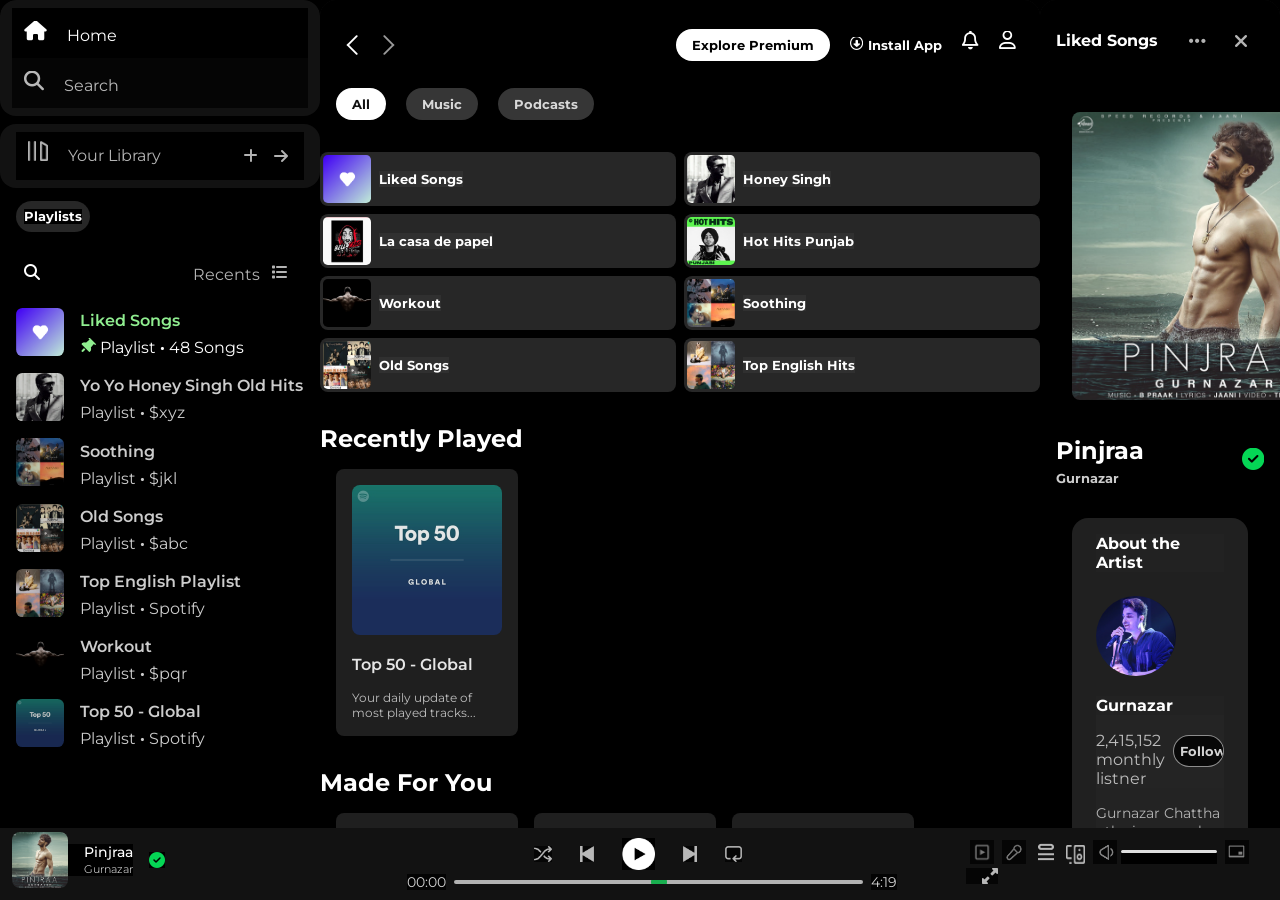
<file: Spotify Clone/index.html>
<!doctype html>
<html lang="en">
  <head>
    <meta charset="UTF-8" />
    <meta name="viewport" content="width=device-width, initial-scale=1.0" />
    <link
      rel="stylesheet"
      href="https://cdnjs.cloudflare.com/ajax/libs/font-awesome/6.5.2/css/all.min.css"
    />
    <link rel="stylesheet" href="style.css" />
    <link rel="icon" href="./assets/logo.png" />
    <title>Spotify - Web Player: Music for everyone</title>
    <link rel="preconnect" href="https://fonts.googleapis.com" />
    <link rel="preconnect" href="https://fonts.gstatic.com" crossorigin />
    <link
      href="https://fonts.googleapis.com/css2?family=Montserrat:wght@100..900&display=swap"
      rel="stylesheet"
    />
  </head>

  <body>
    <div class="main">
      <div class="left-sidebar">
        <div id="sticky-leftnav">
          <div class="nav-home">
            <div class="nav-option" style="opacity: 1">
              <i class="fa-solid fa-house"></i>
              <a href="#">Home</a>
            </div>
            <div class="nav-option">
              <i class="fa-solid fa-magnifying-glass"></i>
              <a href="#">Search</a>
            </div>
          </div>

          <div class="library">
            <div class="options">
              <div class="lib-option nav-option">
                <img src="./assets/library_icon.png" alt="" />
                <a href="#">Your Library</a>
              </div>

              <div class="icons">
                <i class="fa-solid fa-plus"></i>
                <i class="fa-solid fa-arrow-right"></i>
              </div>
            </div>
          </div>

          <div class="playlist-tag">
            <a href="#"><b>Playlists</b></a>
          </div>
        </div>

        <div class="songs-playlist">
          <div class="search-recent">
            <div class="search-icon">
              <a href="#"><i class="fa-solid fa-magnifying-glass"></i></a>
            </div>
            <div class="recent">
              <a href="#">Recents</a>
              <i class="fa-solid fa-list"></i>
            </div>
          </div>

          <div class="song-info">
            <div id="playlist" class="liked-song">
              <a href="#liked-song">
                <img src="./assets/liked-song.png" alt="" style="opacity: 1" />
                <div class="playlistname" id="only-liked" style="opacity: 1">
                  <h6>Liked Songs</h6>
                  <div class="song-name">
                    <i class="fa-solid fa-thumbtack"></i>
                    <p>Playlist <b>&middot;</b> 48 Songs</p>
                  </div>
                </div>
              </a>
            </div>

            <div id="playlist" class="playlist1">
              <a href="#playlist1">
                <img src="./assets/HS-playlist.png" alt="" />
                <div class="playlistname">
                  <h6>Yo Yo Honey Singh Old Hits</h6>
                  <div class="song-name">
                    <p>Playlist <b>&middot;</b> $xyz</p>
                  </div>
                </div>
              </a>
            </div>

            <div id="playlist" class="playlist2">
              <a href="#playlist2">
                <img src="./assets/Soothing-playlist.png" alt="" />
                <div class="playlistname">
                  <h6>Soothing</h6>
                  <div class="song-name">
                    <p>Playlist <b>&middot;</b> $jkl</p>
                  </div>
                </div>
              </a>
            </div>

            <div id="playlist" class="playlist3">
              <a href="#playlist3">
                <img src="./assets/OS-playlist.png" alt="" />
                <div class="playlistname">
                  <h6>Old Songs</h6>
                  <div class="song-name">
                    <p>Playlist <b>&middot;</b> $abc</p>
                  </div>
                </div>
              </a>
            </div>

            <div id="playlist" class="playlist4">
              <a href="#playlist4">
                <img src="./assets/top-english-playlist.png" alt="" />
                <div class="playlistname">
                  <h6>Top English Playlist</h6>
                  <div class="song-name">
                    <p>Playlist <b>&middot;</b> Spotify</p>
                  </div>
                </div>
              </a>
            </div>

            <div id="playlist" class="playlist5">
              <a href="#playlist5">
                <img src="./assets/workout.jpg" alt="" />
                <div class="playlistname">
                  <h6>Workout</h6>
                  <div class="song-name">
                    <p>Playlist <b>&middot;</b> $pqr</p>
                  </div>
                </div>
              </a>
            </div>

            <div id="playlist" class="playlist6">
              <a href="#playlist6">
                <img src="./assets/card1img.jpeg" alt="" />
                <div class="playlistname">
                  <h6>Top 50 - Global</h6>
                  <div class="song-name">
                    <p>Playlist <b>&middot;</b> Spotify</p>
                  </div>
                </div>
              </a>
            </div>
          </div>
        </div>

        <div class="left-footer"></div>
      </div>

      <div class="main-content">
        <div class="sticky-maincontent">
          <div class="upper-sticky-div">
            <div class="upper-leftsticky-icons">
              <img class="photo1" src="./assets/backward_icon.png" alt="" />
              <img class="photo2" src="./assets/forward_icon.png" alt="" />
            </div>

            <div class="upper-rightsticky-options">
              <button class="badge1">Explore Premium</button>
              <button class="badge2">
                <i class="fa-regular fa-circle-down"></i>Install App
              </button>
              <i id="right-stickylogo" class="fa-regular fa-bell"></i>
              <i id="right-stickylogo" class="fa-regular fa-user"></i>
            </div>
          </div>

          <div class="lower-sticky-div">
            <button class="lowerbadge1">All</button>
            <button class="lowerbadge">Music</button>
            <button class="lowerbadge">Podcasts</button>
          </div>
        </div>

        <section class="content-sec-1">
          <div class="playlistsongs">
            <img src="./assets/liked-song.png" alt="" />
            <h5>Liked Songs</h5>
          </div>
          <div class="playlistsongs">
            <img src="./assets/HS-playlist.png" alt="" />
            <h5>Honey Singh</h5>
          </div>
          <div class="playlistsongs">
            <img src="./assets/bellaciao.png" alt="" />
            <h5>La casa de papel</h5>
          </div>
          <div class="playlistsongs">
            <img src="./assets/HHPub.jpg" alt="" />
            <h5>Hot Hits Punjab</h5>
          </div>
          <div class="playlistsongs">
            <img src="./assets/workout.jpg" alt="" />
            <h5>Workout</h5>
          </div>
          <div class="playlistsongs">
            <img src="./assets/Soothing-playlist.png" alt="" />
            <h5>Soothing</h5>
          </div>
          <div class="playlistsongs">
            <img src="./assets/OS-playlist.png" alt="" />
            <h5>Old Songs</h5>
          </div>
          <div class="playlistsongs">
            <img src="./assets/top-english-playlist.png" alt="" />
            <h5>Top English Hits</h5>
          </div>
        </section>

        <h2>Recently Played</h2>
        <section class="recently-played">
          <div class="cards-container">
            <div class="card">
              <img src="./assets/card1img.jpeg" alt="" />
              <p class="card-title">Top 50 - Global</p>
              <p class="card-info">
                Your daily update of most played tracks...
              </p>
            </div>
          </div>
        </section>

        <h2>Made For You</h2>
        <section class="made-for-u">
          <div class="cards-container">
            <div class="card">
              <img src="./assets/dailymix1.png" alt="" />
              <p class="card-title">Daily Mix 1</p>
              <p class="card-info">
                Pritam, Yo Yo Honey Singh, Arijit Singh....
              </p>
            </div>
          </div>
          <div class="cards-container">
            <div class="card">
              <img src="./assets/dailymix2.png" alt="" />
              <p class="card-title">Daily Mix</p>
              <p class="card-info">Yo Yo Honey Singh, Shubh, Riar Saab....</p>
            </div>
          </div>
          <div class="cards-container">
            <div class="card">
              <img src="./assets/dailymix3.png" alt="" />
              <p class="card-title">Daily Mix 3</p>
              <p class="card-info">
                Devdutta Manisha Baji, Deepanshi Nagar,....
              </p>
            </div>
          </div>
          <div class="cards-container">
            <div class="card">
              <img src="./assets/dailymix4.png" alt="" />
              <p class="card-title">Daily Mix 4</p>
              <p class="card-info">Avadhooth Gandhi ,Devdutta Manisha Baj...</p>
            </div>
          </div>
          <div class="cards-container">
            <div class="card">
              <img src="./assets/dailymix5.png" alt="" />
              <p class="card-title">Daily Mix 5</p>
              <p class="card-info">Libianca, JAE5, NSG and more</p>
            </div>
          </div>
        </section>

        <h2>Trending now near you</h2>
        <section class="trending-now">
          <div class="cards-container">
            <div class="card">
              <img src="./assets/card2img.jpeg" alt="" />
              <p class="card-title">Mahiye Jinna Sohna</p>
              <p class="card-info">Darshan Raval</p>
            </div>
          </div>
          <div class="cards-container">
            <div class="card">
              <img src="./assets/card3img.jpeg" alt="" />
              <p class="card-title">Pasoori Nu</p>
              <p class="card-info">Arijit Singh, Rochak Kohli, Tulsi Kunmar</p>
            </div>
          </div>
          <div class="cards-container">
            <div class="card">
              <img src="./assets/card4img.jpeg" alt="" />
              <p class="card-title">Naa Ready</p>
              <p class="card-info">
                Anirudh Ravichander, Thalapathy Vijay, Asal...
              </p>
            </div>
          </div>
        </section>

        <h2>Featured Charts</h2>
        <section class="featured-charts">
          <div class="cards-container">
            <div class="card">
              <img src="./assets/card5img.jpeg" alt="" />
              <p class="card-title">Top Global</p>
              <p class="card-info">
                Your daily update of most played tracks...
              </p>
            </div>
          </div>
          <div class="cards-container">
            <div class="card">
              <img src="./assets/card6img.jpeg" alt="" />
              <p class="card-title">Top Songs - India</p>
              <p class="card-info">
                Your daily update of most played tracks...
              </p>
            </div>
          </div>
          <div class="cards-container">
            <div class="card">
              <img src="./assets/card1img.jpeg" alt="" />
              <p class="card-title">Top 50 - Global</p>
              <p class="card-info">
                Your daily update of most played tracks...
              </p>
            </div>
          </div>
        </section>

        <div class="footer">
          <div class="line"></div>
        </div>
      </div>

      <div class="right-sidebar">
        <div class="upper-right-sidebar">
          <div class="upper-left">
            <h2>Liked Songs</h2>
          </div>
          <div class="upper-right">
            <i class="fa-solid fa-ellipsis"></i>
            <i class="fa-solid fa-xmark"></i>
          </div>
        </div>

        <div class="lower-right-sidebar">
          <div class="img-song">
            <img src="./assets/pinjara.png" alt="" />
          </div>

          <div class="songname-artist">
            <div class="son-infoo">
              <div class="songname"><h2>Pinjraa</h2></div>
              <div class="artistname"><h5>Gurnazar</h5></div>
            </div>
            <div class="logo">
              <i class="fa-solid fa-circle-check" style="color: #05d655"></i>
            </div>
          </div>

          <div class="about-the-artist">
            <h4>About the Artist</h4>
            <img src="./assets/gurnazar-artist.png" alt="" />
            <h5 class="artistname-gur">Gurnazar</h5>
            <div class="followbtn">
              <h5>2,415,152 monthly <br />listner</h5>
              <button><b>Follow</b></button>
            </div>
            <div class="artist-infor">
              <h5 class="artist-text">
                Gurnazar Chattha - the immensely gifted artist has changed the
                music and nightlife scenario all over....
              </h5>
            </div>
          </div>

          <div class="credits">
            <div class="upper-part-credits">
              <h4>Credits</h4>
              <h4 class="showall">Show all</h4>
            </div>

            <div class="name-follow">
              <div class="name-artist">
                <div><h4 class="abc-gurnazar">Gurnazar</h4></div>
                <div><h4 class="lightshade">Main Artist</h4></div>
              </div>
              <div class="lower-follow-btn">
                <button><b>Follow</b></button>
              </div>
            </div>

            <div class="composer">
              <div><h4>B Praak</h4></div>
              <div><h5>Composer</h5></div>
            </div>

            <div class="composer">
              <div><h4>Jaani</h4></div>
              <div><h5>Lyricist</h5></div>
            </div>
          </div>
        </div>

        <div class="right-sidebar-footer"></div>
      </div>

      <div class="music-player">
        <div class="album">
          <img src="./assets/pinjara.png" alt="" />
          <div class="bottom-song-name">
            <div><h4>Pinjraa</h4></div>
            <div><h5>Gurnazar</h5></div>
          </div>
          <i class="fa-solid fa-circle-check" style="color: #05d655"></i>
        </div>

        <div class="player">
          <div class="uppper-player">
            <img src="./assets/player_icon1.png" alt="" />
            <img src="./assets/player_icon2.png" alt="" />
            <img
              src="./assets/play_musicbar.png"
              alt=""
              style="opacity: 1; height: 2rem"
            />
            <img src="./assets/player_icon4.png" alt="" />
            <img src="./assets/player_icon5.png" alt="" />
          </div>
          <div class="lowerr-player">
            <span class="curr-time">00:00</span>
            <input type="range" min="0" max="100" class="progress-bar" />
            <span class="tot-time">4:19</span>
          </div>
        </div>

        <div class="controls">
          <img src="./assets/controls_icon1.png" alt="" />
          <img src="./assets/controld_icon2.png" alt="" />
          <img src="./assets/controls_icon3.png" alt="" />
          <img
            src="./assets/controls_icon4.png"
            alt=""
            style="height: 1.2rem; width: 1.2rem"
          />
          <img src="./assets/controls_icon5.png" alt="" />
          <input type="range" min="0" max="100" class="sound-bar" />
          <img src="./assets/album_icon2.png" alt="" />
          <i
            class="fa-solid fa-up-right-and-down-left-from-center"
            style="padding-left: 1rem"
          ></i>
        </div>
      </div>
    </div>
  </body>
</html>
</file>
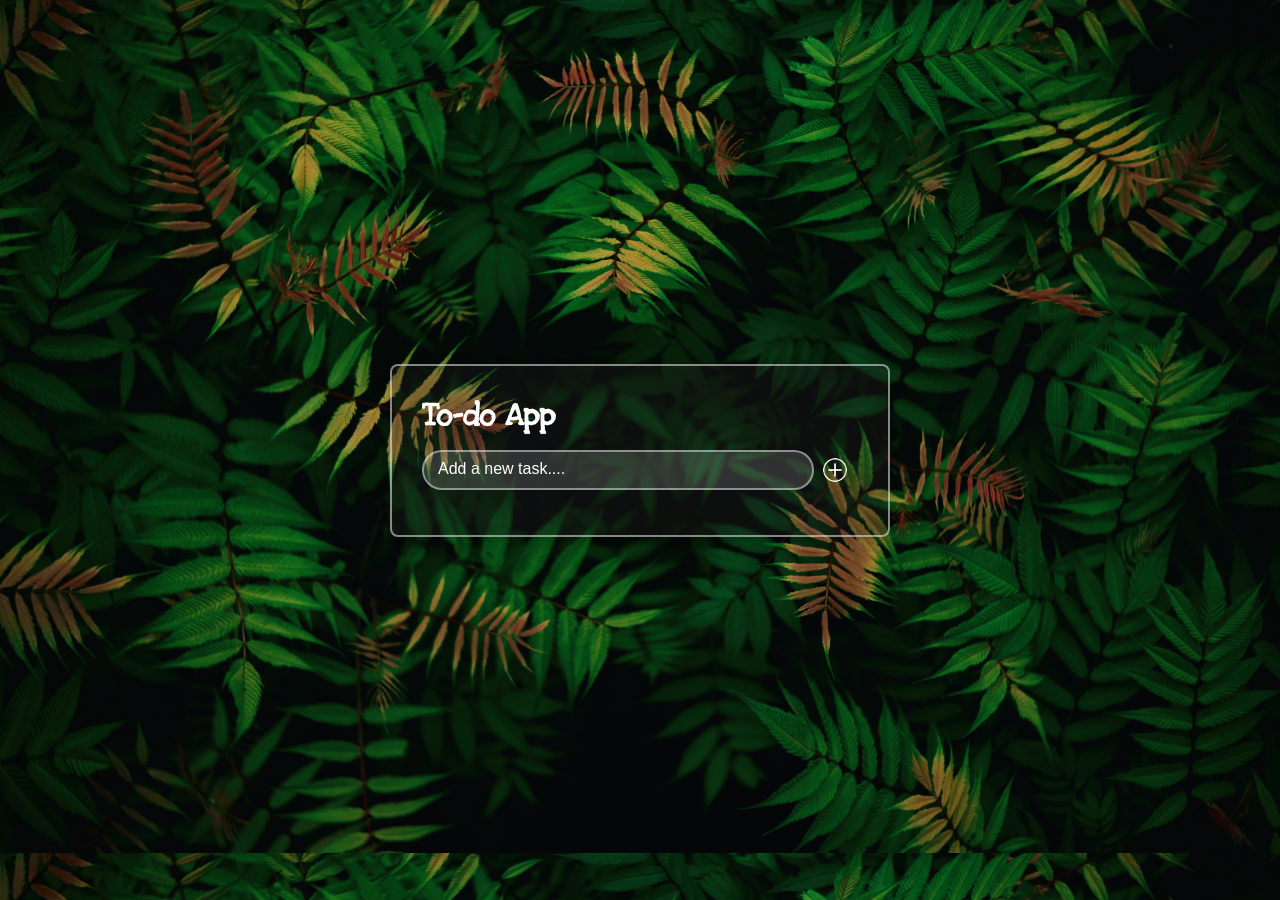
<file: ToDo List/index.html>
<!doctype html>
<html lang="en">
  <head>
    <meta charset="UTF-8" />
    <meta name="viewport" content="width=device-width, initial-scale=1.0" />
    <link rel="icon" href="assets/todo-logo.png" />
    <link rel="stylesheet" href="style.css" />
    <title>To Do List</title>
  </head>
  <body>
    <div class="container">
      <h1>To-do App</h1>
      <input type="text" id="todo-input" placeholder="Add a new task...." />
      <button id="add-btn" alt="Add"></button>
      <ul id="todo-list"></ul>
    </div>
    <script src="app.js"></script>
  </body>
</html>
</file>
<file: Spotify Clone/style.css>
*{
    font-family: "Montserrat", sans-serif;
    margin: 0;
    background-color: black;
    color: white;
    overflow: hidden;
 
}

.main {
    display: flex;
    height: 100vh;
}

.left-sidebar {
    background-color: black;
    height: 100%;
    width: 25%;
    border-radius: 1rem;
    overflow: auto;
    scrollbar-width: none;
}

.main-content {
    background-color: #121212;
    width: 50%;
    border-radius: 1rem;
    overflow: auto;
    scrollbar-width: none;
}

.right-sidebar {
    background-color: #121212;
    width: 25%;
    border-radius: 1rem;
    overflow: auto;
    scrollbar-width: none;
}

.music-player {
    background-color: #121212;
    display: flex;
    justify-content: space-between;
    align-items: center;
    position: fixed;
    bottom: 0;
    width: 100%;
    height: 72px;
}

a {
    text-decoration: none;
}

.nav-home {
    background-color: #121212;
    border-radius: 1rem;
    display: flex;
    flex-direction: column;
    justify-content: center;
    height: 6.25rem;
    padding: 0.5rem 0.75rem;
}

.nav-option {
    line-height: 2.5rem;
    opacity: 0.7;
    padding: 0.5rem 0.75rem;
    transition: all 0.2s linear 0.1s;
}

.nav-option i{
    font-size: 1.25rem;
}

.nav-option a{
    font-size: 1rem;
    margin-left: 1rem;
}

.nav-option:hover {
    opacity: 1;
}

.library{
    background-color: #121212;
    border-radius: 1rem;
    margin-top: 0.5rem;
    padding: 0.5rem 1rem;
}

.options{
    display: flex;
    height: 3rem;
    justify-content: space-between;
    align-items: center;
}

.lib-option img{
    height: 1.25rem;
    width: 1.25rem;
}

.lib-option a{
    font-size: 1rem;
    margin-left: 1rem;
}

.options .icons{
    display: flex;   
    font-size: 1rem;
}

.options .icons i{
    cursor: pointer;
    opacity: 0.7;
    margin-right: 1rem;
}

.options .icons i:hover{
    opacity: 1;
}

.left-sidebar .playlist-tag{
   
    display: flex;
    margin-top: 0.25rem;
    height: 3rem;
    align-items: center;
}

.playlist-tag a{
    margin-left: 1rem;
    font-size: 0.8rem;
    padding: 0.5rem;
    height: fit-content;
    background-color:rgba(128, 128, 128, 0.3);
    border-radius: 1rem;
}

.playlist-tag a:hover{
    background-color: rgba(128, 128, 128, 0.5);
}


.songs-playlist{
    margin-top: 0.25rem;
  
    border-radius: 1rem;
    margin-top: 0.5rem;
    padding: 0.5rem 1rem;

}

.left-footer{
    height: 80px;
}

.search-recent{
    display: flex;
    align-items: center;
    justify-content: space-between;
    padding: 0.5rem;
   
}

.search-recent .search-icons{
    font-size: 1rem;
    opacity: 0.7;
}

.search-recent .recent{
    margin-right: 0.5rem;
    opacity: 0.7;
}
.search-recent .recent a{
    margin-right: 0.5rem;
}

.search-recent .search-icons i:hover{
    opacity: 1;
}

.search-recent .recent:hover{
    opacity: 1;
}

#playlist img{
    border-radius: 0.4rem;   
    height: 3rem;
    width: 3rem;
    margin-right: 1rem;

}

#playlist {
    display: flex;
    margin-top: 1rem;
    border-radius: 0.3rem;
}

#playlist .playlistname .song-name{
    margin-top: 0.5rem;
    display: flex;
    
}

#playlist #only-liked h6{
    color: lightgreen;
}

#playlist .playlistname .song-name i{
    color: lightgreen;
    transform: rotate(45deg);
    margin-right: 0.5rem;
    font-size: 1rem;
}

#playlist .playlistname h6{
    font-weight: 600;
    margin-top: 0.2rem;
    font-size: 1rem;
}

#playlist a{
    display: flex;
    
}

.playlist1 a{
    opacity: 0.8;
}

.playlist2 a{
    opacity: 0.8;
}

.playlist3 a{
    opacity: 0.8;
}

.playlist4 a{
    opacity: 0.8;
}

.playlist5 a{
    opacity: 0.8;
}

.playlist6 a{
    opacity: 0.8;
}

/* Hover Effect */
.playlist1 a:hover{
    opacity: 1;
}

.playlist2 a:hover{
    opacity: 1;
}

.playlist3 a:hover{
    opacity: 1;
}

.playlist4 a:hover{
    opacity: 1;
}

.playlist5 a:hover{
    opacity: 1;
}

.playlist6:hover a{
    opacity: 1;
}


.upper-leftsticky-icons .photo1{
    cursor: pointer;
}

.upper-leftsticky-icons .photo2{
    cursor: not-allowed;
    opacity: 0.6;
}

.upper-leftsticky-icons{
    font-size: 3rem;
    padding-left: 0.75rem;
}

.badge1{
    background-color: #fff;
    color: black;
    border: none;
    border-radius: 100px;
    padding: 0.25rem 1rem;
    font-weight: 700;
    margin-top: 0.5rem;
    height: 2rem;
    width: fit-content;
    cursor: pointer;
}

.badge2 i{
    margin-top: 0.3rem;
    margin-right: 0.3rem;
}

.badge2{
    cursor: pointer;
    border: none;
    border-radius: 100px;
    padding: 0.25rem 1rem;
    font-weight: 700;
    margin-top: 0.5rem;
    height: 2rem;
    width: fit-content;
}

.sticky-maincontent{
    background-color: rgba(128, 128, 128, 0.4);
    position: sticky;
    top: 0;
    z-index: 10;

}

#sticky-leftnav{
    background-color: black;
    position: sticky;
    top: 0;
    z-index: 10;
}


.upper-rightsticky-options #right-stickylogo{
    cursor: pointer;
    margin-right: 1rem;
    font-size: 1.2rem;
    border:none;
}

.upper-sticky-div{
    padding-left: 0.5rem;
    padding-right: 0.5rem;
    height: 5rem;
    display: flex;
    justify-content: space-between;
    align-items: center;
}

.lower-sticky-div{
    align-items: center;
    height: 3.5rem;
}

.lowerbadge {
    cursor: pointer;
    background-color: rgba(128, 128, 128, 0.5);
    border: none;
    border-radius: 100px;
    padding: 0.25rem 1rem;
    font-weight: 700;
    margin-top: 0.5rem;
    height: 2rem;
    width: fit-content;
    margin-left: 1rem;
    opacity: 0.85;
}

.lowerbadge:hover{
    opacity: 1;
}

.upper-rightsticky-options #right-stickylogo:hover{
    font-size: 1.5rem;
}

.upper-rightsticky-options .badge2:hover{
    background-color: rgba(128, 128, 128, 0.5);
    transform: scale(1.04);
}

.upper-rightsticky-options .badge1:hover{
    transform: scale(1.04);
}

.lowerbadge1{
    cursor: pointer;
    background-color: #fff;
    color: #121212;
    border: none;
    border-radius: 100px;
    padding: 0.25rem 1rem;
    font-weight: 700;
    margin-top: 0.5rem;
    height: 2rem;
    width: fit-content;
    margin-left: 1rem;
}

.main-content .content-sec-1{
    padding-top: 1rem;
    height: 8rem;
    display: grid;
    grid-gap: 0.5rem;
    grid-template-rows: repeat(2,1fr);
    grid-template-columns: repeat(4,1fr);
}

.content-sec-1 .playlistsongs{
    display: flex;
    background-color: rgba(128, 128, 128, 0.3);
    border-radius: 0.5rem;  

    cursor: pointer;
}

.content-sec-1 .playlistsongs h5{
    background-color: rgba(128, 128, 128, 0.1);

    margin-left: 0.5rem;
    align-self: center;
}

.content-sec-1 .playlistsongs img{
    margin-left: 0.2rem;
    border-radius: 0.3rem;
    align-self: center;
    height: 3rem;
    width: 3rem;
}

.content-sec-1 .playlistsongs i{
    border-radius: 50%;
    margin-right: 1rem;
    margin-left: auto;
    align-self: center;
    font-size: 2.5rem;
}

.content-sec-1 .playlistsongs:hover{
    opacity: 1;
    background-color: rgba(128, 128, 128, 0.5);
}

@media (max-width:1300px){
    .main-content .content-sec-1{
        height: 15rem;
        grid-template-rows: repeat(4,1fr);
        grid-template-columns: repeat(2,1fr);
    }
    
    .main-content{
        flex: 3;
        width: fit-content;
        position: relative;
        
    }
    .right-sidebar{
        flex: 1;

    }
}

.card{
    background-color: #232323;
    width: 150px;
    border-radius: 0.5rem;
    padding: 1rem;
    margin-left: 1rem;
    margin-top: 1rem;
    cursor: pointer;
    opacity: 0.9;
}

.made-for-u{
    display: flex;
    flex-wrap: wrap;
}


.card img{
    width: 100%;
    border-radius: 0.5rem;
}

.card-title{
    background-color: #232323;
    font-weight: 600;
    padding-top: 1rem;
}

.card-info{
    background-color: #232323;
    font-size: 0.75rem;
    opacity: 0.8;
    padding-top: 1rem;

}

.main-content h2{
    cursor: pointer;
    padding-top: 2rem;
}

.main-content h2:hover{
    text-decoration: underline;
}

.card:hover{
    background-color: rgba(128, 128, 128, 0.3);
    opacity: 1;
}

.trending-now{
    display: flex;
    flex-wrap: wrap;
}

.featured-charts{
    display: flex;
    flex-wrap: wrap;
}

.footer{
    height: 300px;
    display: flex;
    align-items: center;
    justify-content: center;
}

.line{
    width: 90%;
    height: 30%;
    border-top: 1px solid white;
    opacity: 0.4;
}

.upper-right-sidebar{
    height: 3rem;
    display: flex;
    justify-content: space-between;
    padding: 1rem;
    align-items: center;
    position: sticky;
    top: 0;
    z-index: 10;
}

.upper-right-sidebar i{
    cursor: pointer;
    font-size: 1.2rem;
    margin-right: 1rem;
    align-self: center;
    padding-left: 0.5rem;
    padding-top: 0.5rem;
    opacity: 0.7;
}

.upper-right-sidebar .upper-left h2{
    font-size: 1rem;
    cursor: pointer;
}

.upper-right-sidebar .upper-left h2:hover{
    text-decoration: underline;
}

.upper-right-sidebar i:hover{
    opacity: 1;
}

.right-sidebar .lower-right-sidebar .img-song img {
    cursor: pointer;
    border-radius: 2.5rem;
    padding: 2rem;
    height: 18rem;
    width: 18rem;
    align-self: center;
    justify-self: center;
}

.songname-artist{
    display: flex;
    justify-content: space-between;
    padding: 1rem;
    padding-top: 0;
    align-items: center;
}

.songname-artist i{
    font-size: 1.4rem;
    opacity: 1;
    cursor: pointer;
}

.songname-artist .artistname{
    padding-top: 0.3rem;
    cursor: pointer;
    opacity: 0.8;
}

.songname-artist .artistname:hover{
    opacity: 1;
    text-decoration: underline;
}

.songname-artist .songname{
    cursor: pointer;

}

.songname-artist .songname:hover{
    text-decoration: underline;
}

.right-sidebar-footer{
    height: 4rem;
}

.about-the-artist{
    background-color: rgba(128, 128, 128, 0.25);
    margin: 2rem;
    margin-top: 1rem;
    padding: 1.5rem;
    padding-top: 0;
    border-radius: 1rem;
    cursor: pointer;
}

.about-the-artist img{
    margin-top: 1.5rem;
    border-radius: 50%;
    height: 5rem;
    width: 5rem;
}

.about-the-artist h4{
    margin-top: 1rem;
    background-color: rgba(128, 128, 128, 0.01);

}

.about-the-artist h5{
    margin-top: 1rem;
    font-size: 1rem;
    background-color: rgba(128, 128, 128, 0.01);
}

.about-the-artist .artistname-gur:hover{
    text-decoration: underline;
}

.about-the-artist .followbtn{
    background-color: rgba(128, 128, 128, 0.04);
    display: flex;
    justify-content: space-around;
    align-items: center;
}

.about-the-artist .followbtn h5{
    font-weight: 400;
    opacity: 0.7;
}

.about-the-artist .followbtn button{

    cursor: pointer;
    height: 2rem;
    width: 5rem;
    border-radius: 1.5rem;
    border: 1px solid rgba(240, 240, 240, 0.7);
    opacity: 0.8;
}

.about-the-artist .followbtn button:hover{
    border: 2px solid white;
    opacity: 1;
}

.artist-infor .artist-text {
    font-size: 0.9rem;
    margin-top: 0;
    padding-top: 1rem;
    background-color: rgba(128, 128, 128, 0.4);
    font-weight: 400;
    opacity: 0.7;
}

.credits{
    background-color: rgba(128, 128, 128, 0.25);
    margin: 2rem;
    margin-top: 1rem;
    padding: 1.5rem;
    padding-top: 0;
    border-radius: 1rem;
  
}

.credits .upper-part-credits{
    background-color: rgba(128, 128, 128, 0);
    display: flex;
    justify-content: space-between;
    padding-top: 1.25rem;
}

.credits .upper-part-credits h4{
    background-color: rgba(128, 128, 128, 0);
    font-size: 0.9rem;
}

.credits .upper-part-credits .showall{
    cursor: pointer;
    opacity: 0.6;
}
.credits .upper-part-credits .showall:hover{
    opacity: 1;
    text-decoration: underline;
}

.name-follow{
    background-color: rgba(128, 128, 128, 0);
    display: flex;
    padding-top: 1.5rem;
    justify-content: space-between;
    align-items: center;
}

.name-follow .name-artist h4{
    background-color: rgba(128, 128, 128, 0.2);
}
.name-follow .name-artist .abc-gurnazar{
    cursor: pointer;
}
.name-follow .name-artist .abc-gurnazar:hover{
    text-decoration: underline;
}

.name-follow .lightshade{
    background-color: rgba(128, 128, 128, 0.2);
    padding-top: 0.3rem;
    font-weight: 400;
    font-size: 0.9rem;
}

.name-follow button{
    cursor: pointer;
    height: 2rem;
    width: 5rem;
    border-radius: 1.5rem;
    border: 1px solid rgba(240, 240, 240, 0.7);
    opacity: 0.8;
}

.name-follow button:hover{
    opacity: 1;
    border: 2px solid white;
}

.composer{
    padding-top: 1.5rem;
    background-color: rgba(128, 128, 128, 0);
}

.composer h4{
    background-color: rgba(128, 128, 128, 0.25);

}

.composer h5{
    background-color: rgba(128, 128, 128, 0.25);
    padding-top: 0.3rem;
    font-weight: 400;
    font-size: 0.9rem;
}

.music-player .album img{
    height: 3.5rem;
    width: 3.5rem;

    border-radius: 0.5rem;
}

.music-player .album{
    background-color: rgba(128, 128, 128, 0);

    width: 25%;
    padding: 0.75rem;
    display: flex;
    align-items: center;
    padding-top: 0.25rem;
}

.bottom-song-name{
    padding-left: 1rem;
    font-size: 0.85rem;
}

.bottom-song-name h4{
    cursor: pointer;
    font-weight: 500;
}

.bottom-song-name h5{
    cursor: pointer;
    font-weight: 300;
    padding-top: 0.15rem;
}

.bottom-song-name h5:hover{
    text-decoration: underline;
    font-weight: 500;
}

.bottom-song-name h4:hover{
    text-decoration: underline;
}

.music-player .album i{
    cursor: pointer;
    margin-left: 1rem;
}

.player{
    width: 50%;
    display: flex;
    flex-direction: column;
    background-color: rgba(128, 128, 128, 0);

}

.player .uppper-player{
    background-color: rgba(128, 128, 128, 0);

    display: flex;
    justify-content: center;
    align-items: center;
}

.player .uppper-player img{

    margin-right: 1.75rem;
    height: 1rem;    

    opacity: 0.7;
    cursor: pointer;
}

.player .uppper-player img:hover{
    opacity: 1;
}


.controls{
    width: 25%;
}

.lowerr-player{
    margin-top: 0.25rem;
    opacity: 0.8;
    display: flex;
    justify-content: center;
    background-color: rgba(128, 128, 128, 0);
    align-items: center;
    
}

.progress-bar{
    width: 65%;
    appearance: none;
    background-color: transparent;
    cursor: pointer;
}

.progress-bar::-webkit-slider-runnable-track{
    background-color: #ddd;
    border-radius: 100px;
    height: 0.2rem;
}

.progress-bar::-webkit-slider-thumb{
    appearance: none;
    height: 1rem;
    width: 1rem;
    background-color: #1bd760;
    border-radius: 50%;
    margin-top: -6px;
}

.curr-time{
    margin-right: 0.5rem;
    font-weight: 400;
    font-size: 0.85rem;
}

.tot-time{
    margin-left: 0.5rem;
    font-weight: 400;
    font-size: 0.85rem;
}

.controls{
    background-color: rgba(128, 128, 128, 0);
    justify-content: space-between;
    align-items: center;
    position: relative;
    right: 0;
}
 
.controls img{
    background-color: rgba(128, 128, 128, 0);
    height: 1.5rem;
    width: 1.5rem;
    padding-left: 0.25rem;
    cursor: pointer;
    opacity: 0.7;
}

.controls img:hover{
    opacity: 1;
}

.controls i{
    height: 1rem;
    cursor: pointer;
    width: 1rem;
    opacity: 0.7;
}

.controls i:hover{
    opacity: 1;
}

.sound-bar{
    appearance: none;
    width: 6rem;
    padding-bottom: 0.68rem;    
}

.sound-bar::-webkit-slider-runnable-track{
    
    background-color: #ddd;
    border-radius: 100px;
    height: 0.2rem;
    
}

.sound-bar::-webkit-slider-thumb{
    appearance: none;
}

.controls i{
    margin-right: 0;
    padding-right: 0;
}
</file>
<file: ToDo List/style.css>
@import url("https://fonts.googleapis.com/css2?family=Playwrite+GB+S+Guides:ital@0;1&display=swap");
@import url("https://fonts.googleapis.com/css2?family=Love+Ya+Like+A+Sister&display=swap");

* {
  margin: 0;
  padding: 0;
  box-sizing: border-box;
}

html,
body {
  height: 100%;
  background-image: url(./assets/background-image.jpg);
  background-size: contain;
}

body {
  font-family: "Playwrite GB J", cursive;
  background-color: #f4f4f4;
  display: flex;
  justify-content: center;
  align-items: center;
}

.container {
  width: 100%;
  max-width: 500px;
  background-color: rgba(34, 33, 33, 0.295);
  border: 2px solid rgba(255, 255, 255, 0.5);
  padding: 30px;
  border-radius: 8px;
  box-shadow: 0 2px 8px rgba(0, 0, 0, 0.2);
}

.container h1 {
  font-family: "Love Ya Like A Sister", cursive;
  justify-self: center;
  color: white;
}

#todo-input {
  border: 2px solid rgba(255, 255, 255, 0.45);
  border-radius: 20px;
  width: 90%;
  height: 40px;
  margin: 15px 0;
  background: rgba(255, 255, 255, 0.15);
  color: white;
  padding-left: 12px;
}

#todo-input:hover {
  transform: scale(1.01);
}

#todo-input::placeholder {
  padding-left: 2px;
  font-size: 16px;
  color: white;
}

#add-btn {
  border: none;
  background: transparent;
  cursor: pointer;
  background-image: url(./assets/plus.png);
  filter: brightness(0) invert(1);
  background-size: contain;
  border-radius: 50%;
  width: 24px;
  height: 24px;
  margin-left: 5px;
  padding: 8px;
}

#add-btn:hover {
  transform: scale(1.2);
}

.li-edit {
  list-style: none;
  display: flex;
  align-items: center;
  gap: 10px;

  background-color: rgba(172, 179, 125, 0.667);
  padding: 4px 7px;
  margin: 5px 0;
  border-radius: 12px;

  width: 100%;
}

.li-edit span {
  flex: 1;
  word-break: break-word;
  overflow-wrap: break-word;
  white-space: normal;
}

.btnGrp-buttons {
  margin-left: auto;
  display: flex;
  gap: 5px;
  flex-shrink: 0;
}

.delete-btn,
.edit-btn {
  border: none;
  background: transparent;
  cursor: pointer;
  padding: 5px;
  margin-left: 5px;
}

.delete-btn img,
.edit-btn img {
  width: 20px;
  height: 20px;
}

.delete-btn:hover,
.edit-btn:hover {
  transform: scale(1.2);
}
</file>
